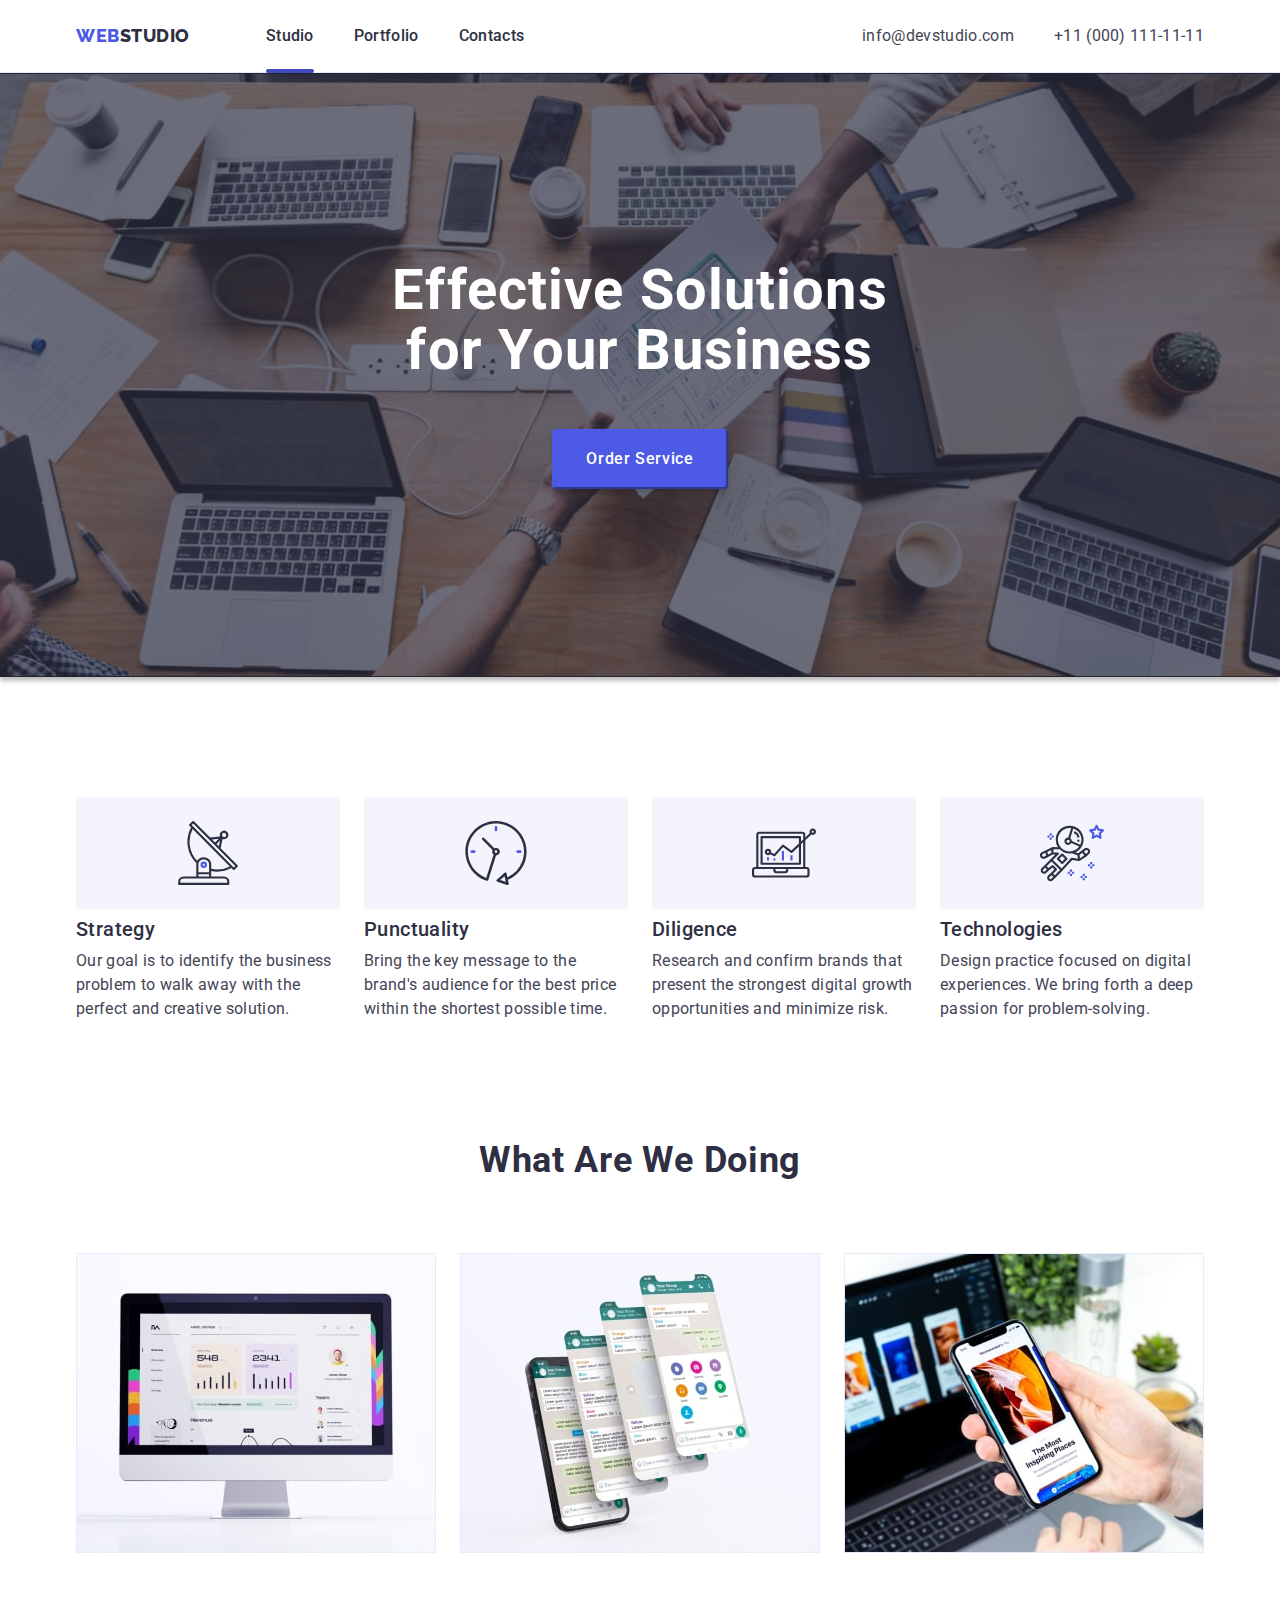
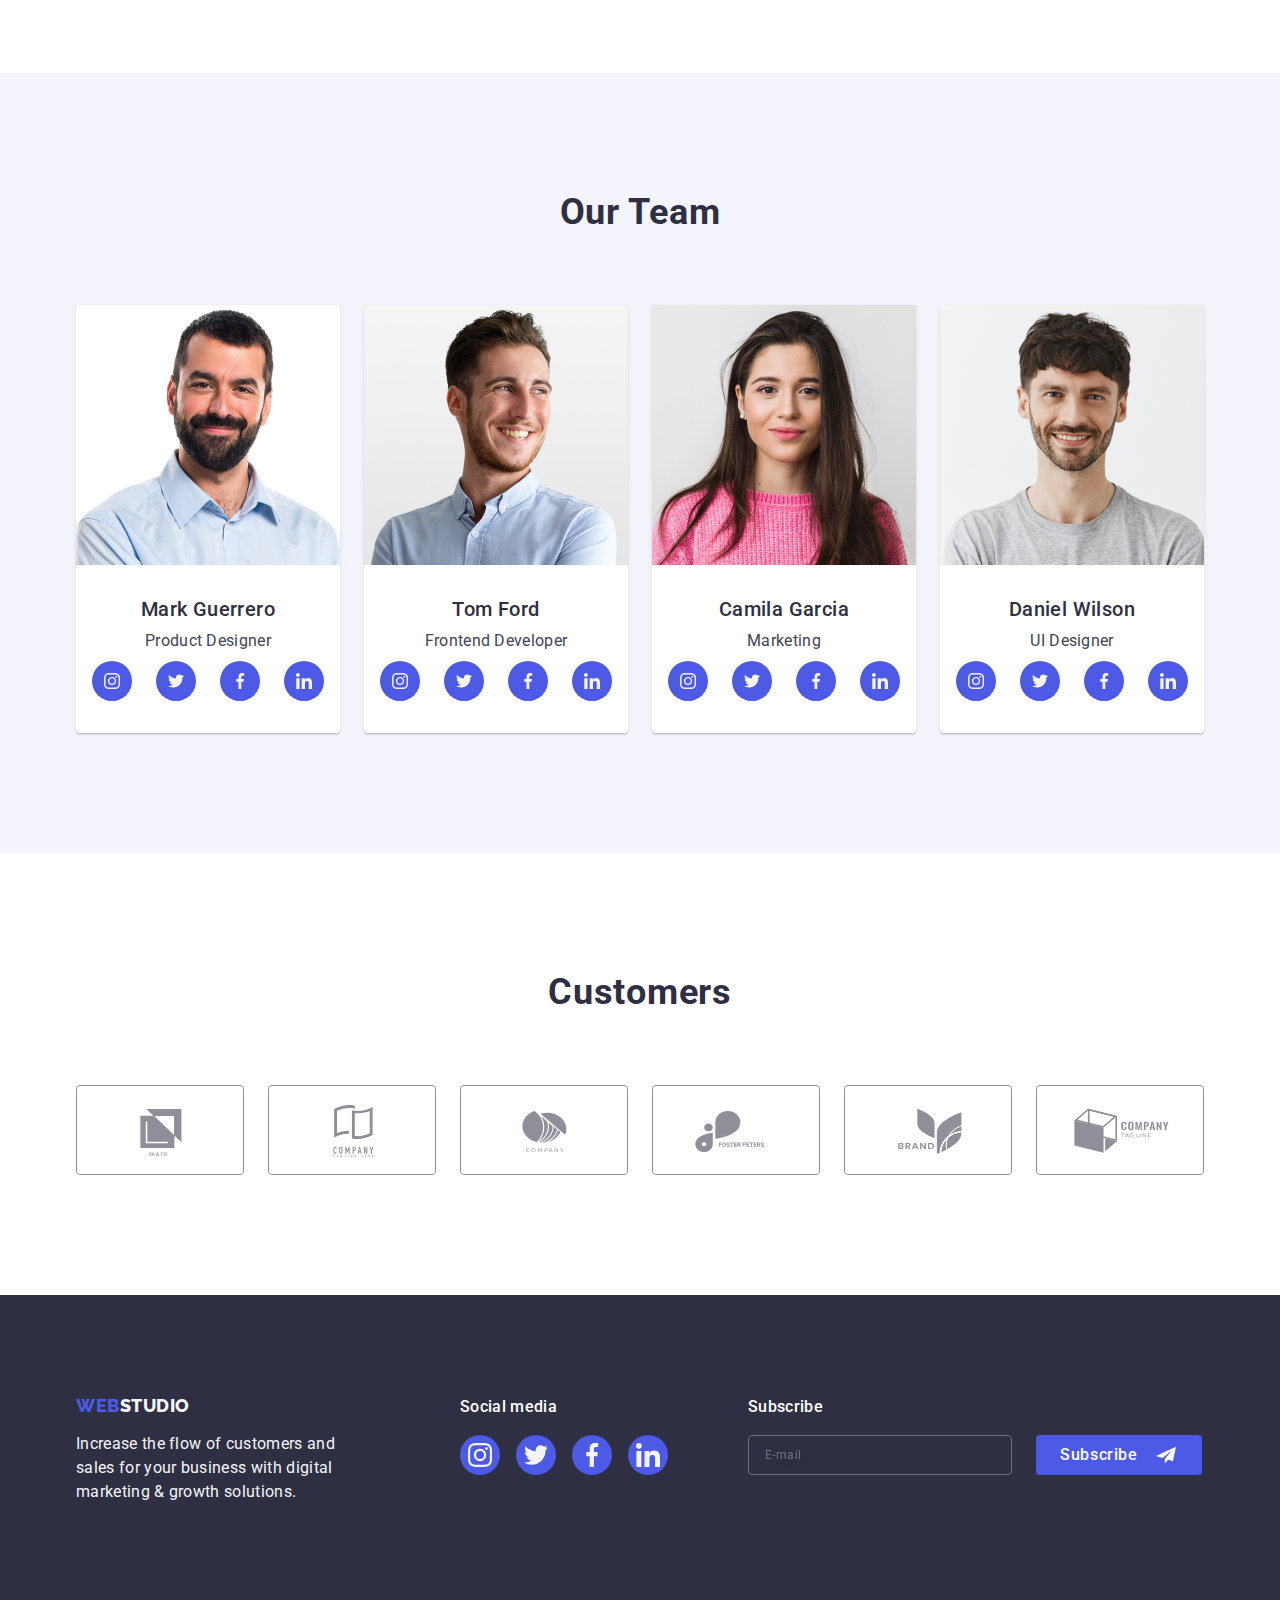
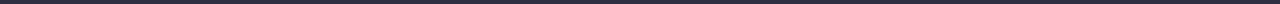
<file: index.html>
<!DOCTYPE html>
<html lang="en">
   <head>
      <meta charset="UTF-8" />
      <meta http-equiv="X-UA-Compatible" content="IE=edge" />
      <meta name="viewport" content="width=device-width, initial-scale=1.0" />

      <link
         rel="stylesheet"
         href="https://cdnjs.cloudflare.com/ajax/libs/modern-normalize/1.1.0/modern-normalize.css"
         integrity="sha512-Y0MM+V6ymRKN2zStTqzQ227DWhhp4Mzdo6gnlRnuaNCbc+YN/ZH0sBCLTM4M0oSy9c9VKiCvd4Jk44aCLrNS5Q=="
         crossorigin="anonymous"
         referrerpolicy="no-referrer"
      />

      <link rel="preconnect" href="https://fonts.googleapis.com" />
      <link rel="preconnect" href="https://fonts.gstatic.com" crossorigin />
      <link href="https://fonts.googleapis.com/css2?family=Raleway:wght@800&family=Roboto:wght@400;500;700;900&display=swap" rel="stylesheet" />
      <link rel="stylesheet" href="./css/styles.css" />
      <title>Webstudio</title>
   </head>
   <body>
      <!--Header part-->
      <header>
         <div class="container flex-container">
            <nav>
               <a class="logo link" href="./index.html">web<span class="logo-studio">Studio</span></a>
               <ul class="menu list">
                  <li class="menu-item"><a class="menu-item-link link current" href="./index.html">Studio</a></li>
                  <li class="menu-item"><a class="menu-item-link link" href="./portfolio.html">Portfolio</a></li>
                  <li class="menu-item"><a class="menu-item-link link" href="">Contacts</a></li>
               </ul>
            </nav>
            <address class="contacts">
               <ul class="contacts list">
                  <li class="contact-item"><a class="contact-item-link link" href="mailto:info@devstudio.com">info@devstudio.com</a></li>
                  <li class="contact-item"><a class="contact-item-link link" href="tel:+110001111111">+11 (000) 111-11-11</a></li>
               </ul>
            </address>
            <button type="button" class="mob-menu-btn" data-menu-open>
               <svg class="mob-menu-btn-icon">
                  <use href="./images/icons.svg#icon-mob-menu"></use>
               </svg>
            </button>
         </div>
         <div class="mob-menu-wrap is-hidden" data-menu>
            <div>
               <button type="button" class="btn mob-menu-close-btn" data-menu-close>
                  <svg class="close-btn-icon">
                     <use href="./images/icons.svg#icon-close-btn"></use>
                  </svg>
               </button>
               <ul class="mob-menu list">
                  <li class="mob-menu-item"><a class="mob-menu-item-link link" href="./index.html">Studio</a></li>
                  <li class="mob-menu-item"><a class="mob-menu-item-link link" href="./portfolio.html">Portfolio</a></li>
                  <li class="mob-menu-item"><a class="mob-menu-item-link link" href="">Contacts</a></li>
               </ul>
            </div>
            <div>
               <address class="mob-contacts-wrap">
                  <ul class="mob-contacts list">
                     <li class="mob-contact-item"><a class="mob-contact-item-link-tel link" href="tel:+110001111111">+11 (000) 111-11-11</a></li>
                     <li class="mob-contact-item">
                        <a class="mob-contact-item-link-mail link" href="mailto:info@devstudio.com">info@devstudio.com</a>
                     </li>
                  </ul>
               </address>
               <div class="mob-soc-container">
                  <ul class="list mob-soc-list">
                     <li class="mob-soc-item">
                        <a class="team-soc-link-mob" href="">
                           <svg class="mob-soc-icon">
                              <use href="./images/icons.svg#instagram-icon"></use>
                           </svg>
                        </a>
                     </li>
                     <li class="mob-soc-item">
                        <a class="team-soc-link-mob" href="">
                           <svg class="mob-soc-icon">
                              <use href="./images/icons.svg#twitter-icon"></use>
                           </svg>
                        </a>
                     </li>
                     <li class="mob-soc-item">
                        <a class="team-soc-link-mob" href="">
                           <svg class="mob-soc-icon">
                              <use href="./images/icons.svg#facebook-icon"></use>
                           </svg>
                        </a>
                     </li>
                     <li class="mob-soc-item">
                        <a class="team-soc-link-mob" href="">
                           <svg class="mob-soc-icon">
                              <use href="./images/icons.svg#linkedin-icon"></use>
                           </svg>
                        </a>
                     </li>
                  </ul>
               </div>
            </div>
         </div>
      </header>
      <!--Main part-->
      <main>
         <!--Hero part-->
         <section class="hero section">
            <div class="container hero-container">
               <h1 class="main-title">Effective Solutions for Your Business</h1>
               <button class="order-btn btn" type="button" data-modal-open><span class="order-btn-text">Order Service</span></button>
            </div>
         </section>
         <!--Features-->
         <section class="features">
            <div class="container features-container">
               <h2 class="visually-hidden">Main features</h2>
               <ul class="list features-list-icons">
                  <li class="features-list-icon">
                     <div class="feature-icon-box">
                        <svg class="feature-icon">
                           <use href="./images/icons.svg#icon-feature-1"></use>
                        </svg>
                     </div>
                  </li>
                  <li class="features-list-icon">
                     <div class="feature-icon-box">
                        <svg class="feature-icon">
                           <use href="./images/icons.svg#icon-feature-2"></use>
                        </svg>
                     </div>
                  </li>
                  <li class="features-list-icon">
                     <div class="feature-icon-box">
                        <svg class="feature-icon">
                           <use href="./images/icons.svg#icon-feature-3"></use>
                        </svg>
                     </div>
                  </li>
                  <li class="features-list-icon">
                     <div class="feature-icon-box">
                        <svg class="feature-icon">
                           <use href="./images/icons.svg#icon-feature-4"></use>
                        </svg>
                     </div>
                  </li>
               </ul>
               <ul class="list features-list">
                  <li class="features-list-item">
                     <h3 class="feature-title">Strategy</h3>
                     <p class="feature-text">Our goal is to identify the business problem to walk away with the perfect and creative solution.</p>
                  </li>
                  <li class="features-list-item">
                     <h3 class="feature-title">Punctuality</h3>
                     <p class="feature-text">Bring the key message to the brand's audience for the best price within the shortest possible time.</p>
                  </li>
                  <li class="features-list-item">
                     <h3 class="feature-title">Diligence</h3>
                     <p class="feature-text">
                        Research and confirm brands that present the strongest digital growth opportunities and minimize risk.
                     </p>
                  </li>
                  <li class="features-list-item">
                     <h3 class="feature-title">Technologies</h3>
                     <p class="feature-text">Design practice focused on digital experiences. We bring forth a deep passion for problem-solving.</p>
                  </li>
               </ul>
            </div>
         </section>
         <!--What are we doing-->
         <section class="doing">
            <div class="container doing-container">
               <h2 class="section-title">What are we doing</h2>
               <ul class="list doing-list">
                  <li class="doing-list-item">
                     <img src="./images/computer.jpg" alt="computer" width="360" height="300" />
                  </li>
                  <li class="doing-list-item">
                     <img src="./images/phone-1.jpg" alt="mobile app 1" width="360" height="300" />
                  </li>
                  <li class="doing-list-item">
                     <img src="./images/phone-2.jpg" alt="mobile app 2" width="360" height="300" />
                  </li>
               </ul>
            </div>
         </section>
         <!--Team members-->
         <section class="team">
            <div class="container team-container">
               <h2 class="section-title">Our Team</h2>
               <ul class="list team-list">
                  <li class="team-card">
                     <img
                        src="./images/mark_guerrero.jpg"
                        alt="team member 1"
                        srcset="./images/mark_guerrero.jpg 1x, ./images/mark_guerrero@2x.jpg 2x"
                        width="264"
                        height="260"
                     />
                     <div class="team-card-title">
                        <h3 class="team-member-title">Mark Guerrero</h3>
                        <p class="team-member-position">Product Designer</p>
                        <ul class="list team-soc-icons">
                           <li class="team-soc-item">
                              <a class="team-soc-link" href="">
                                 <svg class="team-soc-icon">
                                    <use href="./images/icons.svg#instagram-icon"></use>
                                 </svg>
                              </a>
                           </li>
                           <li class="team-soc-item">
                              <a class="team-soc-link" href="">
                                 <svg class="team-soc-icon">
                                    <use href="./images/icons.svg#twitter-icon"></use>
                                 </svg>
                              </a>
                           </li>
                           <li class="team-soc-item">
                              <a class="team-soc-link" href="">
                                 <svg class="team-soc-icon">
                                    <use href="./images/icons.svg#facebook-icon"></use>
                                 </svg>
                              </a>
                           </li>
                           <li class="team-soc-item">
                              <a class="team-soc-link" href="">
                                 <svg class="team-soc-icon">
                                    <use href="./images/icons.svg#linkedin-icon"></use>
                                 </svg>
                              </a>
                           </li>
                        </ul>
                     </div>
                  </li>
                  <li class="team-card">
                     <img
                        src="./images/tom_ford.jpg"
                        alt="team member 2"
                        srcset="./images/tom_ford.jpg 1x, ./images/tom_ford@2x.jpg 2x"
                        width="264"
                        height="260"
                     />
                     <div class="team-card-title">
                        <h3 class="team-member-title">Tom Ford</h3>
                        <p class="team-member-position">Frontend Developer</p>
                        <ul class="list team-soc-icons">
                           <li class="team-soc-item">
                              <a class="team-soc-link" href="">
                                 <svg class="team-soc-icon">
                                    <use href="./images/icons.svg#instagram-icon"></use>
                                 </svg>
                              </a>
                           </li>
                           <li class="team-soc-item">
                              <a class="team-soc-link" href="">
                                 <svg class="team-soc-icon">
                                    <use href="./images/icons.svg#twitter-icon"></use>
                                 </svg>
                              </a>
                           </li>
                           <li class="team-soc-item">
                              <a class="team-soc-link" href="">
                                 <svg class="team-soc-icon">
                                    <use href="./images/icons.svg#facebook-icon"></use>
                                 </svg>
                              </a>
                           </li>
                           <li class="team-soc-item">
                              <a class="team-soc-link" href="">
                                 <svg class="team-soc-icon">
                                    <use href="./images/icons.svg#linkedin-icon"></use>
                                 </svg>
                              </a>
                           </li>
                        </ul>
                     </div>
                  </li>
                  <li class="team-card">
                     <img
                        src="./images/camila_garcia.jpg"
                        alt="team member 3"
                        srcset="./images/camila_garcia.jpg 1x, ./images/camila_garcia@2x.jpg 2x"
                        width="264"
                        height="260"
                     />
                     <div class="team-card-title">
                        <h3 class="team-member-title">Camila Garcia</h3>
                        <p class="team-member-position">Marketing</p>
                        <ul class="list team-soc-icons">
                           <li class="team-soc-item">
                              <a class="team-soc-link" href="">
                                 <svg class="team-soc-icon">
                                    <use href="./images/icons.svg#instagram-icon"></use>
                                 </svg>
                              </a>
                           </li>
                           <li class="team-soc-item">
                              <a class="team-soc-link" href="">
                                 <svg class="team-soc-icon">
                                    <use href="./images/icons.svg#twitter-icon"></use>
                                 </svg>
                              </a>
                           </li>
                           <li class="team-soc-item">
                              <a class="team-soc-link" href="">
                                 <svg class="team-soc-icon">
                                    <use href="./images/icons.svg#facebook-icon"></use>
                                 </svg>
                              </a>
                           </li>
                           <li class="team-soc-item">
                              <a class="team-soc-link" href="">
                                 <svg class="team-soc-icon">
                                    <use href="./images/icons.svg#linkedin-icon"></use>
                                 </svg>
                              </a>
                           </li>
                        </ul>
                     </div>
                  </li>
                  <li class="team-card">
                     <img
                        src="./images/daniel_wilson.jpg"
                        alt="team member 4"
                        srcset="./images/daniel_wilson.jpg 1x, ./images/daniel_wilson@2x.jpg 2x"
                        width="264"
                        height="260"
                     />
                     <div class="team-card-title">
                        <h3 class="team-member-title">Daniel Wilson</h3>
                        <p class="team-member-position">UI Designer</p>
                        <ul class="list team-soc-icons">
                           <li class="team-soc-item">
                              <a class="team-soc-link" href="">
                                 <svg class="team-soc-icon">
                                    <use href="./images/icons.svg#instagram-icon"></use>
                                 </svg>
                              </a>
                           </li>
                           <li class="team-soc-item">
                              <a class="team-soc-link" href="">
                                 <svg class="team-soc-icon">
                                    <use href="./images/icons.svg#twitter-icon"></use>
                                 </svg>
                              </a>
                           </li>
                           <li class="team-soc-item">
                              <a class="team-soc-link" href="">
                                 <svg class="team-soc-icon">
                                    <use href="./images/icons.svg#facebook-icon"></use>
                                 </svg>
                              </a>
                           </li>
                           <li class="team-soc-item">
                              <a class="team-soc-link" href="">
                                 <svg class="team-soc-icon">
                                    <use href="./images/icons.svg#linkedin-icon"></use>
                                 </svg>
                              </a>
                           </li>
                        </ul>
                     </div>
                  </li>
               </ul>
            </div>
         </section>
         <!--Customers-->
         <section class="customers">
            <div class="container">
               <h2 class="section-title">Customers</h2>
               <ul class="list customers-list">
                  <li class="customers-list-item">
                     <a class="link customer-icon-box" href="">
                        <svg class="customer-icon">
                           <use href="./images/icons.svg#icon-customer-1"></use>
                        </svg>
                     </a>
                  </li>
                  <li class="customers-list-item">
                     <a class="link customer-icon-box" href="">
                        <svg class="customer-icon">
                           <use href="./images/icons.svg#icon-customer-2"></use>
                        </svg>
                     </a>
                  </li>
                  <li class="customers-list-item">
                     <a class="link customer-icon-box" href="">
                        <svg class="customer-icon">
                           <use href="./images/icons.svg#icon-customer-3"></use>
                        </svg>
                     </a>
                  </li>
                  <li class="customers-list-item">
                     <a class="link customer-icon-box" href="">
                        <svg class="customer-icon">
                           <use href="./images/icons.svg#icon-customer-4"></use>
                        </svg>
                     </a>
                  </li>
                  <li class="customers-list-item">
                     <a class="link customer-icon-box" href="">
                        <svg class="customer-icon">
                           <use href="./images/icons.svg#icon-customer-5"></use>
                        </svg>
                     </a>
                  </li>
                  <li class="customers-list-item">
                     <a class="link customer-icon-box" href="">
                        <svg class="customer-icon">
                           <use href="./images/icons.svg#icon-customer-6"></use>
                        </svg>
                     </a>
                  </li>
               </ul>
            </div>
         </section>
      </main>
      <!--Footer part-->
      <footer class="page-bottom">
         <div class="container bottom-container">
            <div>
               <a class="logo link" href="./index.html">web<span class="logo-studio bottom-logo-studio">Studio</span></a>
               <p class="bottom-text">Increase the flow of customers and sales for your business with digital marketing & growth solutions.</p>
            </div>
            <div class="bottom-soc-container">
               <p class="bottom-soc-title">Social media</p>
               <ul class="list bottom-soc-list">
                  <li class="bottom-soc-item">
                     <a class="team-soc-link-bottom" href="">
                        <svg class="bottom-soc-icon">
                           <use href="./images/icons.svg#instagram-icon"></use>
                        </svg>
                     </a>
                  </li>
                  <li class="bottom-soc-item">
                     <a class="team-soc-link-bottom" href="">
                        <svg class="bottom-soc-icon">
                           <use href="./images/icons.svg#twitter-icon"></use>
                        </svg>
                     </a>
                  </li>
                  <li class="bottom-soc-item">
                     <a class="team-soc-link-bottom" href="">
                        <svg class="bottom-soc-icon">
                           <use href="./images/icons.svg#facebook-icon"></use>
                        </svg>
                     </a>
                  </li>
                  <li class="bottom-soc-item">
                     <a class="team-soc-link-bottom" href="">
                        <svg class="bottom-soc-icon">
                           <use href="./images/icons.svg#linkedin-icon"></use>
                        </svg>
                     </a>
                  </li>
               </ul>
            </div>
            <div class="bottom-form">
               <p class="sub-btm-title">Subscribe</p>
               <form>
                  <div class="bottom-input-wrap">
                     <input type="email" name="user-email-subcribe" class="subscribe-input" placeholder="E-mail" />
                  </div>
                  <button type="submit" class="btn subscribe-btn">
                     Subscribe
                     <svg class="subscribe-icon">
                        <use href="./images/icons.svg#icon-subscribe"></use>
                     </svg>
                  </button>
               </form>
            </div>
         </div>
      </footer>
      <div class="backdrop is-hidden" data-modal>
         <div class="modal">
            <button type="button" class="btn modal-close-btn" data-modal-close>
               <svg class="close-btn-icon">
                  <use href="./images/icons.svg#icon-close-btn"></use>
               </svg>
            </button>
            <p class="modal-title">Leave your contacts and we will call you back</p>
            <form class="modal-form">
               <div class="modal-field">
                  <label for="user-name" class="input-label">Name</label>
                  <div class="input-wrap">
                     <input type="text" id="user-name" class="modal-input" name="user-name" required />
                     <svg class="modal-input-icon">
                        <use href="./images/icons.svg#icon-name"></use>
                     </svg>
                  </div>
               </div>
               <div class="modal-field">
                  <label for="user-phone" class="input-label">Phone</label>
                  <div class="input-wrap">
                     <input type="tel" id="user-phone" class="modal-input" name="user-phone" required />
                     <svg class="modal-input-icon">
                        <use href="./images/icons.svg#icon-phone"></use>
                     </svg>
                  </div>
               </div>
               <div class="modal-field">
                  <label for="user-email" class="input-label">Email</label>
                  <div class="input-wrap">
                     <input type="email" id="user-email" class="modal-input" name="user-email" required />
                     <svg class="modal-input-icon">
                        <use href="./images/icons.svg#icon-email"></use>
                     </svg>
                  </div>
               </div>
               <div class="modal-field">
                  <label for="user-comment" class="input-label">Comment</label>
                  <textarea name="user-comment" id="user-comment" class="modal-textarea" placeholder="Text input"></textarea>
               </div>
               <div class="modal-field">
                  <input type="checkbox" id="privacy" name="user-privacy" class="modal-checkbox visually-hidden" />
                  <label for="privacy" class="input-label check-text">
                     <span>
                        <svg class="check-icon">
                           <use href="./images/icons.svg#icon-check"></use>
                        </svg>
                     </span>
                     I accept the terms and conditions of the <a href="" class="modal-privacy-link">Privacy Policy</a></label
                  >
               </div>
               <button class="btn modal-submit-btn" type="submit">Send</button>
            </form>
         </div>
      </div>
      <script src="./js/modal.js"></script>
      <script src="./js/menu.js"></script>
   </body>
</html>
</file>
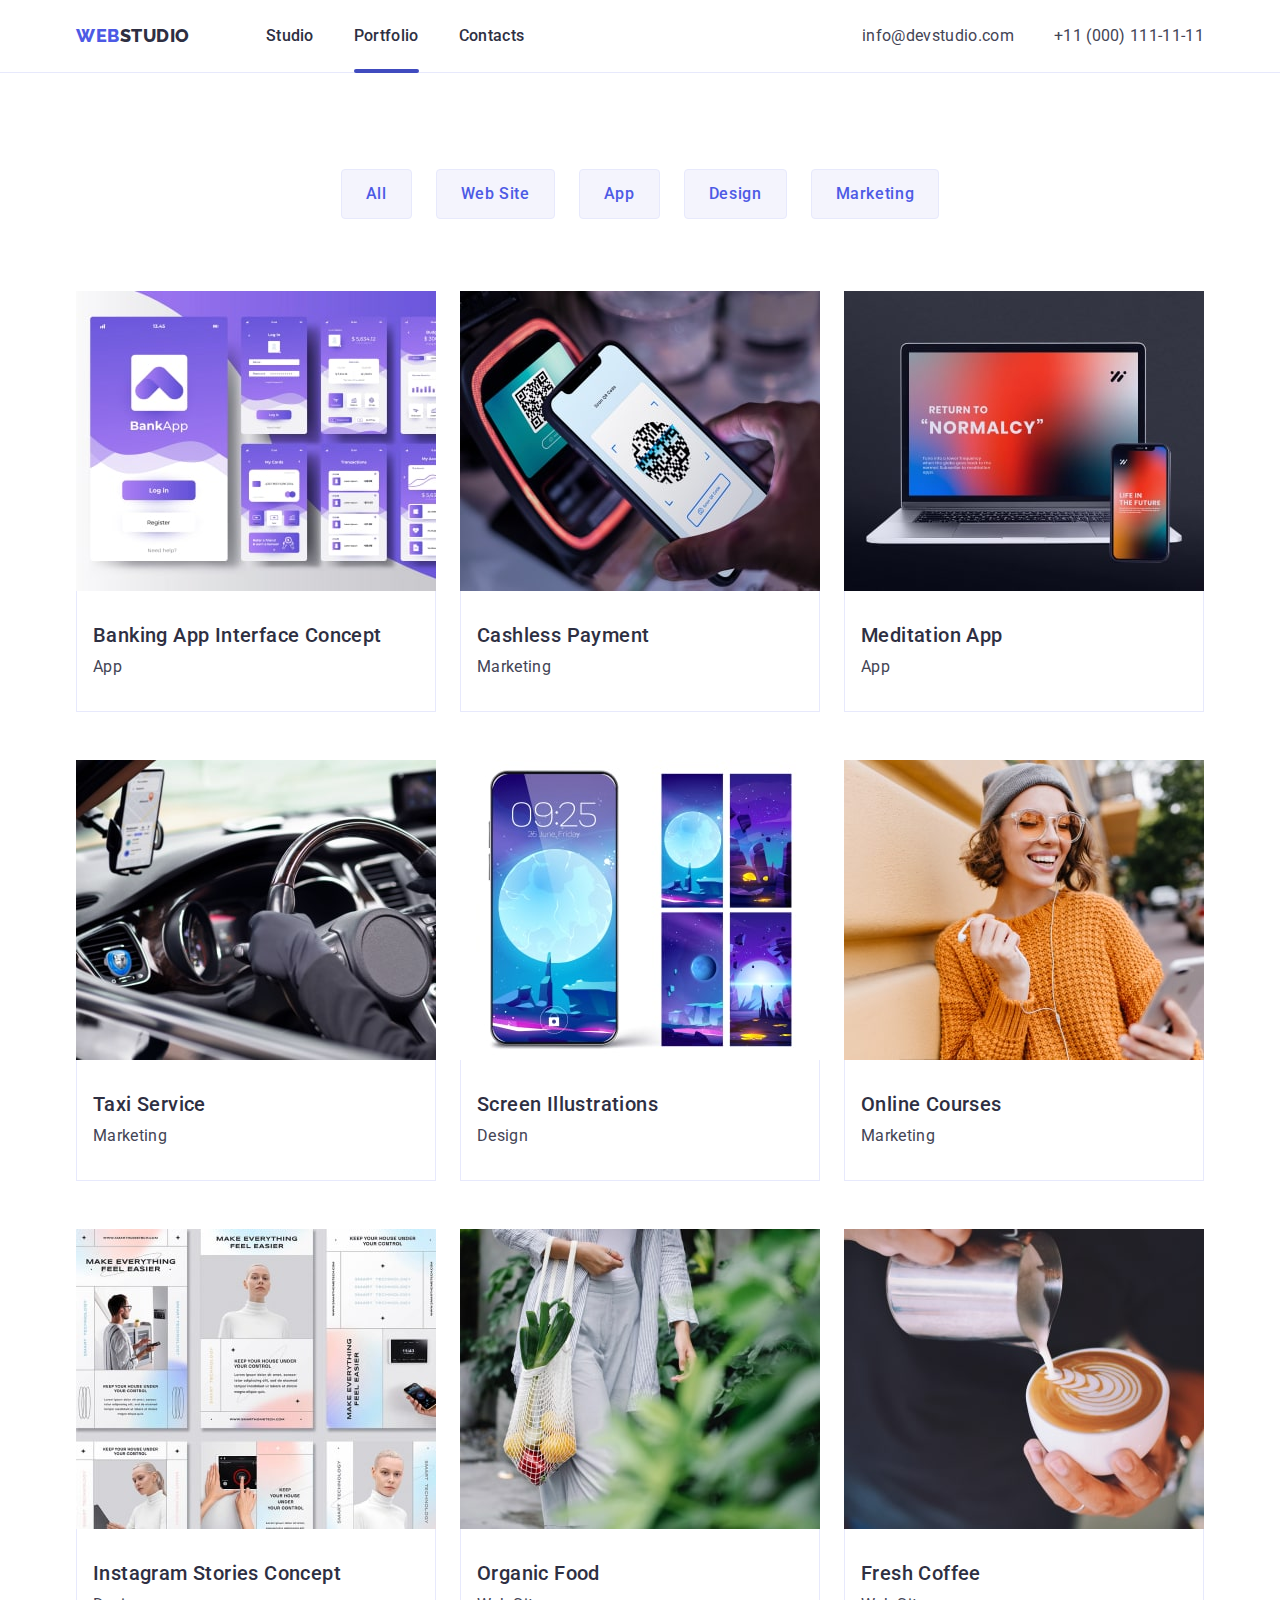
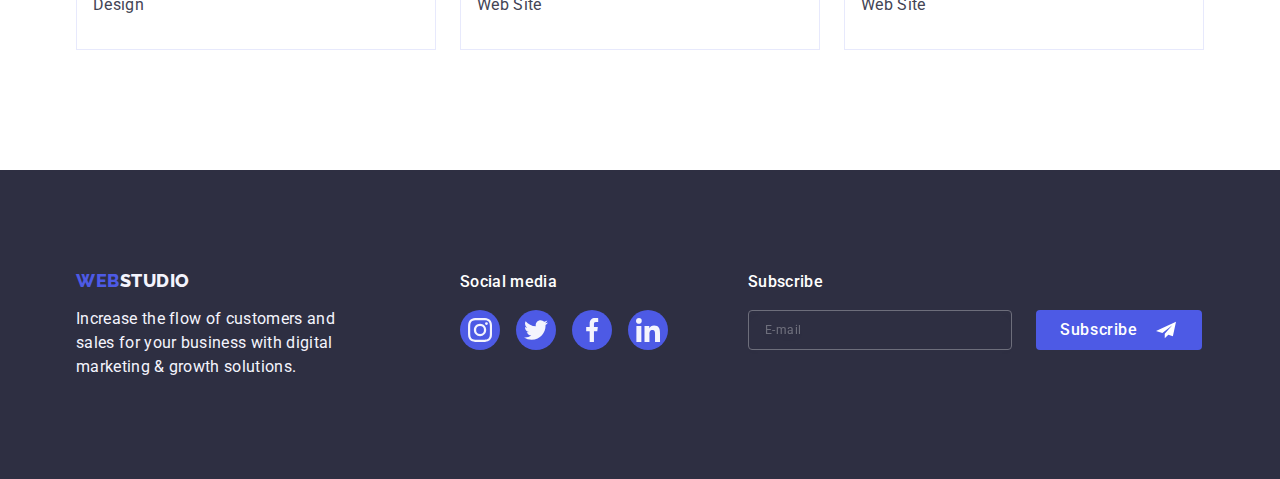
<file: portfolio.html>
<!DOCTYPE html>
<html lang="en">
   <head>
      <meta charset="UTF-8" />
      <meta http-equiv="X-UA-Compatible" content="IE=edge" />
      <meta name="viewport" content="width=device-width, initial-scale=1.0" />

      <link
         rel="stylesheet"
         href="https://cdnjs.cloudflare.com/ajax/libs/modern-normalize/1.1.0/modern-normalize.css"
         integrity="sha512-Y0MM+V6ymRKN2zStTqzQ227DWhhp4Mzdo6gnlRnuaNCbc+YN/ZH0sBCLTM4M0oSy9c9VKiCvd4Jk44aCLrNS5Q=="
         crossorigin="anonymous"
         referrerpolicy="no-referrer"
      />

      <link rel="preconnect" href="https://fonts.googleapis.com" />
      <link rel="preconnect" href="https://fonts.gstatic.com" crossorigin />
      <link href="https://fonts.googleapis.com/css2?family=Raleway:wght@800&family=Roboto:wght@400;500;700;900&display=swap" rel="stylesheet" />
      <link rel="stylesheet" href="./css/styles.css" />
      <title>Webstudio</title>
   </head>
   <body>
      <!--Header part-->
      <header>
         <div class="container flex-container">
            <nav>
               <a class="logo link" href="./index.html">web<span class="logo-studio">Studio</span></a>
               <ul class="menu list">
                  <li class="menu-item"><a class="menu-item-link link" href="./index.html">Studio</a></li>
                  <li class="menu-item"><a class="menu-item-link link current" href="./portfolio.html">Portfolio</a></li>
                  <li class="menu-item"><a class="menu-item-link link" href="">Contacts</a></li>
               </ul>
            </nav>
            <address>
               <ul class="contacts list">
                  <li class="contact-item"><a class="contact-item-link link" href="mailto:info@devstudio.com">info@devstudio.com</a></li>
                  <li class="contact-item"><a class="contact-item-link link" href="tel:+110001111111">+11 (000) 111-11-11</a></li>
               </ul>
            </address>
         </div>
      </header>
      <!--Main part-->
      <main>
         <section class="projects">
            <div class="container">
               <h1 class="visually-hidden">Portfolio</h1>

               <ul class="filters list">
                  <li class="filter">
                     <button class="filter-btn btn" type="button">All</button>
                  </li>
                  <li class="filter">
                     <button class="filter-btn btn" type="button">Web Site</button>
                  </li>
                  <li class="filter">
                     <button class="filter-btn btn" type="button">App</button>
                  </li>
                  <li class="filter">
                     <button class="filter-btn btn" type="button">Design</button>
                  </li>
                  <li class="filter">
                     <button class="filter-btn btn" type="button">Marketing</button>
                  </li>
               </ul>

               <ul class="list gallery">
                  <li class="gallery-item">
                     <a class="link gallery-item-link" href="">
                        <div class="gallery-box">
                           <img src="./images/portfolio-1.jpg" alt="" width="360" height="300" />
                           <p class="gallery-item-cover-text">
                              14 Stylish and User-Friendly App Design Concepts · Task Manager App · Calorie Tracker App · Exotic Fruit Ecommerce App ·
                              Cloud Storage App
                           </p>
                        </div>
                        <div class="gallery-item-title">
                           <h2 class="project-title">Banking App Interface Concept</h2>
                           <p class="project-product">App</p>
                        </div>
                     </a>
                  </li>
                  <li class="gallery-item">
                     <a class="link gallery-item-link" href="">
                        <div class="gallery-box">
                           <img src="./images/portfolio-2.jpg" alt="" width="360" height="300" />
                           <p class="gallery-item-cover-text">
                              14 Stylish and User-Friendly App Design Concepts · Task Manager App · Calorie Tracker App · Exotic Fruit Ecommerce App ·
                              Cloud Storage App
                           </p>
                        </div>
                        <div class="gallery-item-title">
                           <h2 class="project-title">Cashless Payment</h2>
                           <p class="project-product">Marketing</p>
                        </div>
                     </a>
                  </li>
                  <li class="gallery-item">
                     <a class="link gallery-item-link" href="">
                        <div class="gallery-box">
                           <img src="./images/portfolio-3.jpg" alt="" width="360" height="300" />
                           <p class="gallery-item-cover-text">
                              14 Stylish and User-Friendly App Design Concepts · Task Manager App · Calorie Tracker App · Exotic Fruit Ecommerce App ·
                              Cloud Storage App
                           </p>
                        </div>
                        <div class="gallery-item-title">
                           <h2 class="project-title">Meditation App</h2>
                           <p class="project-product">App</p>
                        </div>
                     </a>
                  </li>
                  <li class="gallery-item">
                     <a class="link gallery-item-link" href="">
                        <div class="gallery-box">
                           <img src="./images/portfolio-4.jpg" alt="" width="360" height="300" />
                           <p class="gallery-item-cover-text">
                              14 Stylish and User-Friendly App Design Concepts · Task Manager App · Calorie Tracker App · Exotic Fruit Ecommerce App ·
                              Cloud Storage App
                           </p>
                        </div>
                        <div class="gallery-item-title">
                           <h2 class="project-title">Taxi Service</h2>
                           <p class="project-product">Marketing</p>
                        </div>
                     </a>
                  </li>
                  <li class="gallery-item">
                     <a class="link gallery-item-link" href="">
                        <div class="gallery-box">
                           <img src="./images/portfolio-5.jpg" alt="" width="360" height="300" />
                           <p class="gallery-item-cover-text">
                              14 Stylish and User-Friendly App Design Concepts · Task Manager App · Calorie Tracker App · Exotic Fruit Ecommerce App ·
                              Cloud Storage App
                           </p>
                        </div>
                        <div class="gallery-item-title">
                           <h2 class="project-title">Screen Illustrations</h2>
                           <p class="project-product">Design</p>
                        </div>
                     </a>
                  </li>
                  <li class="gallery-item">
                     <a class="link gallery-item-link" href="">
                        <div class="gallery-box">
                           <img src="./images/portfolio-6.jpg" alt="" width="360" height="300" />
                           <p class="gallery-item-cover-text">
                              14 Stylish and User-Friendly App Design Concepts · Task Manager App · Calorie Tracker App · Exotic Fruit Ecommerce App ·
                              Cloud Storage App
                           </p>
                        </div>
                        <div class="gallery-item-title">
                           <h2 class="project-title">Online Courses</h2>
                           <p class="project-product">Marketing</p>
                        </div>
                     </a>
                  </li>
                  <li class="gallery-item">
                     <a class="link gallery-item-link" href="">
                        <div class="gallery-box">
                           <img src="./images/portfolio-7.jpg" alt="" width="360" height="300" />
                           <p class="gallery-item-cover-text">
                              14 Stylish and User-Friendly App Design Concepts · Task Manager App · Calorie Tracker App · Exotic Fruit Ecommerce App ·
                              Cloud Storage App
                           </p>
                        </div>
                        <div class="gallery-item-title">
                           <h2 class="project-title">Instagram Stories Concept</h2>
                           <p class="project-product">Design</p>
                        </div>
                     </a>
                  </li>
                  <li class="gallery-item">
                     <a class="link gallery-item-link" href="">
                        <div class="gallery-box">
                           <img src="./images/portfolio-8.jpg" alt="" width="360" height="300" />
                           <p class="gallery-item-cover-text">
                              14 Stylish and User-Friendly App Design Concepts · Task Manager App · Calorie Tracker App · Exotic Fruit Ecommerce App ·
                              Cloud Storage App
                           </p>
                        </div>
                        <div class="gallery-item-title">
                           <h2 class="project-title">Organic Food</h2>
                           <p class="project-product">Web Site</p>
                        </div>
                     </a>
                  </li>
                  <li class="gallery-item">
                     <a class="link gallery-item-link" href="">
                        <div class="gallery-box">
                           <img src="./images/portfolio-9.jpg" alt="" width="360" height="300" />
                           <p class="gallery-item-cover-text">
                              14 Stylish and User-Friendly App Design Concepts · Task Manager App · Calorie Tracker App · Exotic Fruit Ecommerce App ·
                              Cloud Storage App
                           </p>
                        </div>
                        <div class="gallery-item-title">
                           <h2 class="project-title">Fresh Coffee</h2>
                           <p class="project-product">Web Site</p>
                        </div>
                     </a>
                  </li>
               </ul>
            </div>
         </section>
      </main>
      <!--Footer part-->
      <footer class="page-bottom">
         <div class="container bottom-container">
            <div>
               <a class="logo link" href="./index.html">web<span class="logo-studio bottom-logo-studio">Studio</span></a>
               <p class="bottom-text">Increase the flow of customers and sales for your business with digital marketing & growth solutions.</p>
            </div>
            <div class="bottom-soc-container">
               <p class="bottom-soc-title">Social media</p>
               <ul class="list bottom-soc-list">
                  <li class="bottom-soc-item">
                     <a class="team-soc-link-bottom" href="">
                        <svg class="bottom-soc-icon">
                           <use href="./images/icons.svg#instagram-icon"></use>
                        </svg>
                     </a>
                  </li>
                  <li class="bottom-soc-item">
                     <a class="team-soc-link-bottom" href="">
                        <svg class="bottom-soc-icon">
                           <use href="./images/icons.svg#twitter-icon"></use>
                        </svg>
                     </a>
                  </li>
                  <li class="bottom-soc-item">
                     <a class="team-soc-link-bottom" href="">
                        <svg class="bottom-soc-icon">
                           <use href="./images/icons.svg#facebook-icon"></use>
                        </svg>
                     </a>
                  </li>
                  <li class="bottom-soc-item">
                     <a class="team-soc-link-bottom" href="">
                        <svg class="bottom-soc-icon">
                           <use href="./images/icons.svg#linkedin-icon"></use>
                        </svg>
                     </a>
                  </li>
               </ul>
            </div>
            <div class="bottom-form">
               <p class="sub-btm-title">Subscribe</p>
               <form>
                  <div class="bottom-input-wrap">
                     <input type="email" name="user-email-subcribe" class="subscribe-input" placeholder="E-mail" />
                  </div>
                  <button type="submit" class="btn subscribe-btn">
                     Subscribe
                     <svg class="subscribe-icon">
                        <use href="./images/icons.svg#icon-subscribe"></use>
                     </svg>
                  </button>
               </form>
            </div>
         </div>
      </footer>
   </body>
</html>
</file>
<file: css/styles.css>
:root {
   --primary-brand: #4d5ae5; /*--IRIS--*/
   --pressed-state: #404bbf; /*--OCEAN--*/
   --dark: #2e2f42; /*--NAVYBLUE--*/
   --success: ##31d0aa; /*--GREEN--*/
   --text: #434455; /*--SLATE--*/
   --subtle-text: #8e8f99; /*--LIGHT SLATE--*/
   --accent: #e7e9fc; /*--CORNFLOWWER--*/
   --light: #f4f4fd; /*--CLOUD--*/
   --modal-overlay: rgba(46, 47, 66, 0.4); /*--NAVY BLUE MODAL--*/
   --hero-background: #2e2f42; /*--GREY--*/
   --tra-time: 250ms;
   --tra-func: cubic-bezier(0.4, 0, 0.2, 1);
}

/*transition: box-shadow var(--tra-time) var(--tra-func)*/

h1,
h2,
h3,
h4,
h5,
h6,
p,
ul {
   margin: 0;
   padding: 0;
}

img {
   display: block;
}

body {
   font-family: "Roboto", sans-serif;
   color: var(--text);
}

.visually-hidden {
   position: absolute;
   width: 1px;
   height: 1px;
   margin: -1px;
   border: 0;
   padding: 0;
   white-space: nowrap;
   clip-path: inset(100%);
   clip: rect(0 0 0 0);
   overflow: hidden;
}

/*=====================================CONTAINER=========================================*/
.container {
   width: 100%;
   padding-left: 16px;
   padding-right: 16px;
   margin: 0 auto;
}

.list {
   list-style: none;
}

.link {
   text-decoration: none;
}

.logo {
   font-family: "Raleway", sans-serif;
   font-weight: 800;
   font-size: 18px;
   line-height: 1.17;
   letter-spacing: 0.03em;
   text-transform: uppercase;
   color: var(--primary-brand);
   /*margin-right: 76px;*/
}

.logo-studio {
   color: var(--dark);
}

.section-title {
   font-style: normal;
   font-weight: 700;
   font-size: 36px;
   line-height: 1.11;
   text-align: center;
   letter-spacing: 0.02em;
   text-transform: capitalize;
   color: var(--dark);
   margin-bottom: 72px;
}

.btn {
   cursor: pointer;
   display: block;
   transition: background-color var(--tra-time) var(--tra-func);
}

.btn:hover,
.btn:focus {
   background-color: var(--pressed-state);
}

.btn:active {
   background-color: var(--pressed-state);
}

/*-------just for me------*/
/*ul {
   display: flex;
   max-width: 1128px;
   flex-wrap: wrap;
   justify-content: space-between;
}*/

/*=======================HEADER=======================*/

.menu {
   display: none;
}

nav {
   display: flex;
   align-items: center;
}

.flex-container {
   display: flex;
   padding-top: 24px;
   padding-bottom: 24px;
   align-items: center;
   justify-content: space-between;
}

header {
   border-bottom: 1px solid var(--accent);
}

/*.menu-item {
   font-weight: 500;
   font-size: 16px;
   line-height: 1.5;
   letter-spacing: 0.02em;
   text-decoration: none;
}

.menu-item:not(:last-child) {
   margin-right: 40px;
}

.menu-item-link {
   color: var(--dark);
   transition: color var(--tra-time) var(--tra-func);
   position: relative;
}*/

/*ADD AFTER FOR BOTTOM LINE*/
/*.current.menu-item-link::after {
   content: "";
   position: absolute;
   top: 43px;
   left: 0;
   width: 100%;
   height: 4px;
   border-radius: 2px;
   background-color: var(--pressed-state);
}*/

/*.menu-item-link:hover,
.menu-item-link:focus {
   color: var(--pressed-state);
   border-bottom: var(--primary-brand);
}*/

.contacts {
   display: none;
}

.mob-menu-btn {
   padding: 0;
   border: none;
   background-color: transparent;
}

.mob-menu-btn-icon {
   fill: var(--dark);
   width: 32px;
   height: 22px;
}

.mob-menu-wrap {
   position: fixed;
   top: 0;
   display: flex;
   flex-direction: column;
   justify-content: space-between;
   padding: 24px 24px 40px 40px;
   width: 100%;
   height: 100%;
   background-color: #ffffff;
   z-index: 1;
   overflow: auto;
}

.mob-menu-close-btn {
   display: flex;
   justify-content: center;
   align-items: center;
   margin-left: auto;
   width: 24px;
   height: 24px;
   border-radius: 50%;
   padding-left: 7px;
   padding-right: 7px;
   box-sizing: border-box;
   border: 1px solid rgba(0, 0, 0, 0.1);
   background-color: #ffffff;
   margin-bottom: 32px;
}

.mob-menu-close-btn:focus .close-btn-icon {
   fill: #ffffff;
}

.mob-menu-item {
   font-weight: 700;
   font-size: 36px;
   line-height: 1.11;
   letter-spacing: 0.02em;
}

.mob-menu-item-link {
   color: var(--dark);
   transition: color var(--tra-time) var(--tra-func);
}

.mob-menu-item-link:focus {
   color: var(--pressed-state);
}

.mob-menu-item:not(:last-child) {
   margin-bottom: 40px;
}

.mob-contact-item:not(:last-child) {
   margin-bottom: 40px;
}

.mob-contact-item-link-tel {
   font-style: normal;
   font-weight: 700;
   font-size: 36px;
   line-height: 1.11;
   letter-spacing: 0.02em;
   color: var(--primary-brand);
}

.mob-contact-item-link-mail {
   font-style: normal;
   font-weight: 500;
   font-size: 20px;
   line-height: 1.2;
   letter-spacing: 0.02em;
   color: var(--text);
}

.mob-soc-container {
   max-width: 328px;
   margin-top: 48px;
}

.mob-soc-list {
   display: flex;
   justify-content: space-between;
}

.team-soc-link-mob {
   display: flex;
   justify-content: center;
   align-items: center;
   width: 40px;
   height: 40px;
   border-radius: 50%;
   background-color: var(--primary-brand);
   /*background-color: rgba(255, 255, 255, 0.1);*/
   transition: background-color var(--tra-time) var(--tra-func);
}

.mob-soc-icon {
   width: 24px;
   height: 24px;
   fill: var(--light);
}

/*.contact-item-link {
   font-weight: 400;
   font-size: 16px;
   line-height: 1.5;
   letter-spacing: 0.02em;
   color: var(--text);
   transition: color var(--tra-time) var(--tra-func);
}

.contact-item-link:hover,
.contact-item-link:focus {
   color: var(--pressed-state);
}

.contact-item:not(:last-child) {
   margin-right: 40px;
}*/

/*=======================MAIN=======================*/
/*=======================**HERO**=======================*/

.hero {
   background-color: var(--hero-background);
   padding-top: 112px;
   padding-bottom: 112px;
   background-image: linear-gradient(rgba(46, 47, 66, 0.7), rgba(46, 47, 66, 0.7)), url(../images/mob-hero-bg.jpg);
   background-repeat: no-repeat;
   background-position: 50% 50%;
   background-size: cover;
   max-width: 428px;
   margin: 0 auto;
   box-shadow: 0px 4px 4px rgba(0, 0, 0, 0.25);
}

@media (min-device-pixel-ratio: 2), (min-resolution: 192dpi), (min-resolution: 2dppx) {
   .hero {
      background-image: linear-gradient(rgba(46, 47, 66, 0.7), rgba(46, 47, 66, 0.7)), url(../images/mob-hero-bg@2x.jpg);
   }
}

/*.hero-container {
   background-image: linear-gradient(rgba(46, 47, 66, 0.7), rgba(46, 47, 66, 0.7)), url(../images/hero-bg.jpg);
   background-repeat: no-repeat;
   background-position: 50% 50%;
   background-size: cover;
}*/

.main-title {
   font-style: normal;
   font-weight: 700;
   font-size: 36px;
   line-height: 1.11;
   text-align: center;
   letter-spacing: 0.02em;
   color: #ffffff;
   margin-bottom: 72px;
   max-width: 320px;
   margin-left: auto;
   margin-right: auto;
}

.order-btn {
   font-family: inherit;
   font-weight: 500;
   font-size: 16px;
   line-height: 1.5;
   letter-spacing: 0.04em;
   color: #ffffff;
   padding: 16px 32px;
   background-color: var(--primary-brand);
   border-radius: 4px;
   border-color: var(--primary-brand);
   box-shadow: 0px 4px 4px rgba(0, 0, 0, 0.15);
   display: block;
   margin-left: auto;
   margin-right: auto;
}

.order-btn-text {
}

/*=======================**Features**=======================*/

.features {
   padding-top: 96px;
   padding-bottom: 96px;
}

.features-container {
}

.features-list {
   /*display: flex;
   gap: 24px;*/
}

.feature-title {
   font-style: normal;
   font-weight: 700;
   font-size: 36px;
   line-height: 1.11;
   letter-spacing: 0.02em;
   color: var(--dark);
   margin-bottom: 8px;
   text-align: center;
}

.feature-text {
   font-size: 16px;
   line-height: 1.5;
   letter-spacing: 0.02em;
   color: #434455;
}

.features-list-item
/*.features-list-icon*/ {
   width: 100%;
}

.features-list-item:not(:last-child) {
   margin-bottom: 72px;
}

.features-list-icon {
}

.feature-icon-box {
   background-color: var(--light);
   padding-top: 24px;
   padding-bottom: 24px;
   width: 100%;
   display: flex;
   justify-content: center;
   align-items: center;
   border-radius: 4px;
   margin-bottom: 8px;
}

.features-list-icons {
   display: none;
}

.feature-icon {
   width: 64px;
   height: 64px;
}

/*=======================**What are we doing**=======================*/

/*.doing {
   padding-bottom: 120px;
}

.doing-container {
   
}

.doing-title {
   margin: 72px;
}

.doing-list {
   display: flex;
   gap: 24px;
}

.doing-list-item {
   width: calc((100% - 2 * 24px) / 3);
}*/

/*=======================**TEAM MEMBERS**=======================*/
.team {
   background-color: var(--light);
   padding-top: 96px;
   padding-bottom: 96px;
}

.team-member-title {
   font-style: normal;
   font-weight: 500;
   font-size: 20px;
   line-height: 1.2;
   letter-spacing: 0.02em;
   color: var(--dark);
   margin-bottom: 8px;
   /*margin-top: 32px;*/
}

.team-member-position {
   font-size: 16px;
   line-height: 1.5;
   letter-spacing: 0.02em;
   color: var(--text);
   margin-bottom: 8px;
}

.team-card-title {
   padding-top: 32px;
   padding-bottom: 32px;
   padding-left: 16px;
   padding-right: 16px;
}

.team-container {
   /*padding-top: 120px;
   padding-bottom: 120px;*/
}

.team-list {
   display: flex;
   flex-direction: column;
   align-items: center;
   gap: 72px;
}

.team-card {
   background-color: #ffffff;
   text-align: center;
   border-radius: 0px 0px 4px 4px;
   box-shadow: 0px 1px 6px rgba(46, 47, 66, 0.08), 0px 1px 1px rgba(46, 47, 66, 0.16), 0px 2px 1px rgba(46, 47, 66, 0.08);
}

.team-soc-icons {
   display: flex;
   gap: 24px;
}

.team-soc-link {
   display: flex;
   justify-content: center;
   align-items: center;
   width: 40px;
   height: 40px;
   border-radius: 50%;
   background-color: var(--primary-brand);
   transition: background-color var(--tra-time) var(--tra-func);
}

.team-soc-icon {
   width: 16px;
   height: 16px;
   fill: var(--light);
}

/*.team-soc-item {
   width: 40px;
   height: 40px;
   border-radius: 50%;
   background-color: var(--primary-brand);
   padding: 12px;
   cursor: pointer;
}*/

.team-soc-link:hover,
.team-soc-link:focus {
   background-color: var(--pressed-state);
}

/*=======================CUSTOMERS=======================*/

.customers {
   padding-top: 96px;
   padding-bottom: 96px;
}

.customers-list {
   display: flex;
   flex-wrap: wrap;
   justify-content: center;
   gap: 72px 16px;
}

.customer-icon {
   width: 104px;
   height: 56px;
   transition: fill var(--tra-time) var(--tra-func);
}

.customer-icon-box {
   display: flex;
   justify-content: center;
   align-items: center;
   padding-top: 16px;
   padding-bottom: 16px;
   border: 1px solid var(--subtle-text);
   border-radius: 4px;
   width: 190px;
   fill: var(--subtle-text);
   transition: border var(--tra-time) var(--tra-func);
}

.customers-list-item {
}

.customer-icon-box:hover,
.customer-icon-box:focus {
   border: 1px solid var(--pressed-state);
}

.customer-icon-box:hover .customer-icon,
.customer-icon-box:focus .customer-icon {
   fill: var(--pressed-state);
}

/*=======================FOOTER=======================*/

.page-bottom {
   background-color: var(--dark);
   padding-top: 96px;
   padding-bottom: 96px;
}

.bottom-container {
   display: flex;
   flex-wrap: wrap;
   justify-content: center;
   gap: 72px;
}

.bottom-container div {
   text-align: center;
}

.bottom-text {
   font-size: 16px;
   line-height: 1.5;
   letter-spacing: 0.02em;
   color: var(--light);
   margin-top: 16px;
   max-width: 264px;
   text-align: left;
}

.bottom-logo-studio {
   color: var(--light);
}

.bottom-soc-container {
}

.bottom-soc-title {
   margin-bottom: 16px;
   /*font-family: "Roboto", sans-serif;*/
   font-weight: 500;
   font-size: 16px;
   line-height: 1.5;
   /* identical to box height, or 150% */
   letter-spacing: 0.02em;
   color: #ffffff;
}

.bottom-soc-list {
   display: flex;
   gap: 16px;
}

/*.bottom-soc-item {
   padding: 8px;
   width: 40px;
   height: 40px;
   border-radius: 50%;
   background-color: rgba(255, 255, 255, 0.1);
   cursor: pointer;
}*/

.team-soc-link-bottom {
   display: flex;
   justify-content: center;
   align-items: center;
   width: 40px;
   height: 40px;
   border-radius: 50%;
   background-color: var(--primary-brand);
   /*background-color: rgba(255, 255, 255, 0.1);*/
   transition: background-color var(--tra-time) var(--tra-func);
}

.bottom-soc-icon {
   width: 24px;
   height: 24px;
   fill: var(--light);
}

.team-soc-link-bottom:hover,
.team-soc-link-bottom:focus {
   background-color: #31d0aa;
}

.bottom-form {
   width: 100%;
}

.bottom-form form {
   margin-top: 16px;
}

.subscribe-icon {
   width: 24px;
   height: 20px;
   margin-left: 16px;
   fill: #ffffff;
}

/*.subscribe-btn-text {
   font-weight: 500;
   font-size: 16px;
   line-height: 1.5;
   letter-spacing: 0.04em;
   color: #ffffff;
}*/

.subscribe-btn {
   display: flex;
   align-items: center;
   padding: 8px 24px 8px 24px;
   background: #4d5ae5;
   border-radius: 4px;
   margin-left: auto;
   margin-right: auto;
   border: none;
   font-weight: 500;
   font-size: 16px;
   line-height: 1.5;
   letter-spacing: 0.04em;
   color: #ffffff;
}

.sub-btm-title {
   font-weight: 500;
   font-size: 16px;
   line-height: 1.5;
   letter-spacing: 0.02em;
   color: #ffffff;
}

.bottom-input-wrap {
   width: 100%;
   margin-bottom: 16px;
}

.subscribe-input {
   width: 100%;
   height: 40px;
   background-color: transparent;
   border: 1px solid #ffffff;
   opacity: 0.3;
   filter: drop-shadow(0px 4px 4px rgba(0, 0, 0, 0.15));
   border-radius: 4px;
   outline: none;
   font-style: normal;
   font-weight: 400;
   font-size: 12px;
   line-height: 2;
   letter-spacing: 0.04em;
   color: #ffffff;
   padding-left: 16px;
   transition: border 250ms cubic-bezier(0.4, 0, 0.2, 1);
}

.subscribe-input::placeholder {
   color: #ffffff;
}

.subscribe-input:focus {
   border: 1px solid #4d5ae5;
}

/*<<<===-------------------------Portfolio---------------------------===>>>*/
/*=======================Main=======================*/
/*=======================Filters=======================*/
.filter-btn {
   font-family: inherit;
   /*width: 116px;
   height: 48px;*/
   background-color: var(--light);
   border: 1px solid var(--accent);
   border-radius: 4px;
   color: var(--primary-brand);
   font-weight: 500;
   font-size: 16px;
   line-height: 1.5;
   letter-spacing: 0.04em;
   padding: 12px 24px;
   transition: all var(--tra-time) var(--tra-func);
}

.filter-btn:hover,
.filter-btn:focus {
   color: #ffffff;
   border: 1px solid var(--pressed-state);
   box-shadow: 0px 3px 1px rgba(0, 0, 0, 0.1), 0px 2px 1px rgba(0, 0, 0, 0.08), 0px 2px 2px rgba(0, 0, 0, 0.12);
}

.filters {
   display: flex;
   justify-content: center;
   gap: 24px;
   /*margin-top: 96px;*/
   margin-bottom: 72px;
}

/*.filter:not(:last-child) {
   margin-right: 24px;
}*/

/*=======================Projects=======================*/

.project-title {
   font-style: normal;
   font-weight: 500;
   font-size: 20px;
   line-height: 1.2;
   letter-spacing: 0.02em;
   color: var(--dark);
   margin-bottom: 8px;
}

.project-product {
   font-size: 16px;
   line-height: 1.5;
   letter-spacing: 0.02em;
   color: var(--text);
}

.gallery {
   display: flex;
   flex-wrap: wrap;
   /*margin-bottom: 120px;*/
   gap: 48px 24px;
   /*justify-content: space-between;*/
}

.gallery-item-link {
   display: block;
   transition: box-shadow var(--tra-time) var(--tra-func);
}

.gallery-item-link:hover,
.gallery-item-link:focus {
   box-shadow: 0px 1px 6px rgba(46, 47, 66, 0.08), 0px 1px 1px rgba(46, 47, 66, 0.16), 0px 2px 1px rgba(46, 47, 66, 0.08);
}

.gallery-item {
   width: calc((100% - 2 * 24px) / 3);
}

.gallery-item:hover .gallery-item-cover-text {
   transform: translateY(0%);
}

.gallery-item-title {
   border-bottom: 1px solid var(--accent);
   border-left: 1px solid var(--accent);
   border-right: 1px solid var(--accent);
   padding-top: 32px;
   padding-left: 16px;
   padding-bottom: 32px;
}

.projects {
   padding-top: 96px;
   padding-bottom: 120px;
}

/*=======================Projects-cover=======================*/

.gallery-box {
   position: relative;
   overflow: hidden;
}

.gallery-item-cover-text {
   position: absolute;
   top: 0;
   background-color: var(--primary-brand);
   padding-top: 40px;
   padding-left: 32px;
   padding-right: 32px;
   font-weight: 400;
   font-size: 16px;
   line-height: 1.5;
   letter-spacing: 0.02em;
   color: var(--light);
   height: 100%;
   transform: translateY(100%);
   transition: transform 250ms cubic-bezier(0.4, 0, 0.2, 1);
}

/*=======================backdrop-modal=======================*/

.backdrop {
   position: fixed;
   top: 0;
   width: 100%;
   height: 100%;
   background-color: var(--modal-overlay);
   transition: visibility 250ms cubic-bezier(0.4, 0, 0.2, 1), opacity 250ms cubic-bezier(0.4, 0, 0.2, 1);
}

.modal {
   position: absolute;
   top: 50%;
   left: 50%;
   transform: translate(-50%, -50%) scale(100%);
   width: 392px;
   min-height: 576px;
   background-color: #fcfcfc;
   box-shadow: 0px 1px 1px rgba(0, 0, 0, 0.14), 0px 1px 3px rgba(0, 0, 0, 0.12), 0px 2px 1px rgba(0, 0, 0, 0.2);
   border-radius: 4px;
   padding: 24px;
   overflow: auto;
   transition: transform 250ms cubic-bezier(0.4, 0, 0.2, 1);
}

.modal-close-btn {
   display: flex;
   justify-content: center;
   align-items: center;
   margin-left: auto;
   width: 24px;
   height: 24px;
   border-radius: 50%;
   padding-left: 7px;
   padding-right: 7px;
   box-sizing: border-box;
   border: 1px solid rgba(0, 0, 0, 0.1);
}

.modal-close-btn:hover .close-btn-icon,
.modal-close-btn:focus .close-btn-icon {
   fill: #ffffff;
}

.close-btn-icon {
   width: 8px;
   height: 8px;
   fill: var(--dark);
   transition: fill 250ms cubic-bezier(0.4, 0, 0.2, 1);
}

.is-hidden {
   opacity: 0;
   visibility: hidden;
   pointer-events: none;
}

.backdrop.is-hidden .modal {
   transform: translate(-50%, -50%) scale(0);
}

.modal-title {
   margin-top: 24px;
   margin-bottom: 16px;
   font-weight: 500;
   font-size: 16px;
   line-height: 1.5;
   text-align: center;
   letter-spacing: 0.02em;
   color: #2e2f42;
}

.modal-form {
   display: flex;
   flex-wrap: wrap;
}

.input-label {
   display: inline-block;
   font-size: 12px;
   line-height: 1.17;
   letter-spacing: 0.04em;
   color: var(--subtle-text);
   margin-bottom: 4px;
}

.modal-checkbox + .input-label {
   margin-bottom: 0;
}

.modal-field {
   width: 100%;
}

.modal-field:nth-child(-n + 3) {
   margin-bottom: 8px;
}

.modal-field:nth-child(4) {
   margin-bottom: 16px;
}

.modal-input {
   width: 100%;
   height: 40px;
   border: 1px solid rgba(46, 47, 66, 0.4);
   border-radius: 4px;
   font-size: 18px;
   line-height: 1.5;
   padding-left: 38px;
   outline: none;
   transition: border 250ms cubic-bezier(0.4, 0, 0.2, 1);
}

.modal-input:focus {
   border: 1px solid #4d5ae5;
}

.modal-textarea {
   width: 100%;
   height: 120px;
   border: 1px solid rgba(46, 47, 66, 0.4);
   border-radius: 4px;
   font-weight: 400;
   font-size: 12px;
   line-height: 1.17;
   letter-spacing: 0.04em;
   padding: 8px 16px;
   outline: none;
   transition: border 250ms cubic-bezier(0.4, 0, 0.2, 1);
   resize: none;
}

.modal-textarea:focus {
   border: 1px solid #4d5ae5;
}

.modal-textarea::placeholder {
   font-weight: 400;
   font-size: 12px;
   line-height: 1.17;
   letter-spacing: 0.04em;
   color: rgba(46, 47, 66, 0.4);
}

/*.modal-submit-btn-text {
   font-weight: 500;
   font-size: 16px;
   line-height: 1.5;
   color: #ffffff;
   width: 105px;
   display: inline-block;
}*/

.modal-submit-btn {
   background: #4d5ae5;
   box-shadow: 0px 4px 4px rgba(0, 0, 0, 0.15);
   border-radius: 4px;
   padding: 16px 32px;
   margin: 16px auto 0 auto;
   border-color: transparent;
   margin-top: 24px;
   font-weight: 500;
   font-size: 16px;
   line-height: 1.5;
   color: #ffffff;
   width: 169px;
}

.modal-checkbox {
   /*display: inline-block;
   vertical-align: middle;*/
}

.input-wrap {
   position: relative;
}

.modal-input-icon {
   width: 18px;
   height: 24px;
   position: absolute;
   top: 50%;
   left: 16px;
   transform: translateY(-50%);
   fill: #2e2f42;
   transition: fill 250ms cubic-bezier(0.4, 0, 0.2, 1);
}

.modal-input:focus + .modal-input-icon {
   fill: #4d5ae5;
}

.check-icon {
   width: 10px;
   height: 8px;
}

.check-text {
   display: flex;
   align-items: center;
   gap: 5px;
   position: relative;
}

.check-text span {
   width: 16px;
   height: 16px;
   border: 1px solid rgba(46, 47, 66, 0.4);
   border-radius: 2px;
   display: flex;
   align-items: center;
   justify-content: center;
   fill: transparent;
   transition: background-color 250ms cubic-bezier(0.4, 0, 0.2, 1);
}

.modal-checkbox:checked + .check-text span {
   background-color: #404bbf;
   border: none;
   fill: #f4f4fd;
}

.modal-privacy-link {
   color: var(--primary-brand);
}

/*=====================MEDIA REQUESTS====================*/

/*+mobile+*/

@media screen and (min-width: 428px) {
   .container {
      width: 428px;
   }
}

@media screen and (max-width:427px) {
   .modal {
      width: 320px;
   }
   .check-text {
      display: inline;
   }
   .mob-contact-item-link-tel {
      font-size: 26px;
   }
}

@media screen and (max-width: 1157px) {
   .doing {
      display: none;
   }
}

/*+tablet+*/

@media screen and (min-width: 768px) {
   .container {
      width: 768px;
   }

   /*header*/
   .mob-menu-wrap,
   .mob-menu-btn {
      display: none;
   }

   .flex-container {
      padding-top: 16px;
      padding-bottom: 16px;
   }

   .menu {
      display: flex;
      margin-left: 120px;
   }
   .menu-item {
      font-weight: 500;
      font-size: 16px;
      line-height: 1.5;
      letter-spacing: 0.02em;
      text-decoration: none;
   }
   .menu-item:not(:last-child) {
      margin-right: 40px;
   }

   .menu-item-link {
      color: var(--dark);
      transition: color var(--tra-time) var(--tra-func);
      position: relative;
   }
   .current.menu-item-link::after {
      content: "";
      position: absolute;
      top: 53px;
      left: 0;
      width: 100%;
      height: 4px;
      border-radius: 2px;
      background-color: var(--pressed-state);
   }
   .menu-item-link:hover,
   .menu-item-link:focus {
      color: var(--pressed-state);
      border-bottom: var(--primary-brand);
   }
   .contacts {
      display: block;
      font-style: normal;
   }

   .contact-item:not(:last-child) {
      margin-bottom: 12px;
   }

   .contact-item-link {
      font-weight: 400;
      font-size: 16px;
      line-height: 1.5;
      letter-spacing: 0.02em;
      color: var(--text);
      transition: color var(--tra-time) var(--tra-func);
   }

   .contact-item-link:hover,
   .contact-item-link:focus {
      color: var(--pressed-state);
   }

   /*Hero*/
   .hero {
      padding-top: 188px;
      padding-bottom: 188px;
      background-image: linear-gradient(rgba(46, 47, 66, 0.7), rgba(46, 47, 66, 0.7)), url(../images/tab-hero-bg.jpg);
      max-width: 768px;
   }

   @media (min-device-pixel-ratio: 2), (min-resolution: 192dpi), (min-resolution: 2dppx) {
      .hero {
         background-image: linear-gradient(rgba(46, 47, 66, 0.7), rgba(46, 47, 66, 0.7)), url(../images/tab-hero-bg@2x.jpg);
      }
   }

   .main-title {
      font-size: 56px;
      line-height: 1.07;
      margin-bottom: 36px;
      max-width: 496px;
   }
   /*Features*/
   .feature-title {
      text-align: unset;
   }
   .features-list {
      display: flex;
      gap: 72px 24px;
      flex-wrap: wrap;
   }
   .features-list-item {
      width: calc((100% - 24px) / 2);
   }
   .features-list-item:not(:last-child) {
      margin-bottom: 0;
   }

   /*team-member*/

   .team-list {
      gap: 64px 24px;
      flex-direction: row;
      flex-wrap: wrap;
      justify-content: center;
   }

   /*customers*/
   .customer-icon-box {
      width: 168px;
   }

   .customers-list {
      gap: 72px 24px;
   }

   /*footer*/
   .bottom-soc-container {
      /*margin-left: 24px;*/
   }

   .bottom-container div {
      text-align: unset;
   }

   .bottom-container {
      gap: 72px 24px;
      justify-content: flex-start;
   }

   .bottom-container.container {
      width: 552px;
   }

   .bottom-form {
      justify-content: center;
   }

   .bottom-form form {
      display: flex;
      margin-top: 16px;
   }

   .bottom-input-wrap {
      width: 264px;
      margin-bottom: 0px;
   }

   .subscribe-btn {
      margin-left: 24px;
      margin-right: unset;
   }
   /*modal*/
   .modal {
      width: 408px;
   }
}

/*+desktop+*/

@media screen and (min-width: 1158px) {
   .container {
      width: 1158px;
      padding-left: 15px;
      padding-right: 15px;
      margin: 0 auto;
   }

   /*header*/
   .flex-container {
      padding-top: 24px;
      padding-bottom: 24px;
   }
   .menu {
      margin-left: 76px;
   }
   .current.menu-item-link::after {
      top: 43px;
   }
   .contacts {
      display: flex;
   }
   .contact-item:not(:last-child) {
      margin-bottom: unset;
      margin-right: 40px;
   }
   /*Hero*/
   .hero {
      background-image: linear-gradient(rgba(46, 47, 66, 0.7), rgba(46, 47, 66, 0.7)), url(../images/hero-bg.jpg);
      padding-top: 188px;
      padding-bottom: 188px;
      max-width: 1440px;
   }

   @media (min-device-pixel-ratio: 2), (min-resolution: 192dpi), (min-resolution: 2dppx) {
      .hero {
         background-image: linear-gradient(rgba(46, 47, 66, 0.7), rgba(46, 47, 66, 0.7)), url(../images/hero-bg@2x.jpg);
      }
   }

   .main-title {
      margin-bottom: 48px;
   }
   /*Features*/

   .features {
      padding-top: 120px;
      padding-bottom: 120px;
   }

   .features-list-icons {
      display: flex;
      gap: 24px;
   }

   .features-list {
      display: flex;
      gap: 24px;
   }

   .features-list-item,
   .features-list-icon {
      width: calc((100% - 3 * 24px) / 4);
   }

   .feature-title {
      font-style: normal;
      font-weight: 500;
      font-size: 20px;
      line-height: 1.2;
      letter-spacing: 0.02em;
      color: var(--dark);
      margin-bottom: 8px;
      text-align: unset;
   }

   /*doing*/
   .doing {
      padding-bottom: 120px;
   }

   .doing-container {
   }

   .doing-title {
      margin: 72px;
   }

   .doing-list {
      display: flex;
      gap: 24px;
   }

   .doing-list-item {
      width: calc((100% - 2 * 24px) / 3);
   }

   /*team members*/
   .team {
      padding-top: 120px;
      padding-bottom: 120px;
   }

   .team-list {
      gap: 24px;
      flex-direction: row;
   }

   .team-card {
      width: calc((100% - 3 * 24px) / 4);
   }

   /*customers*/

   .customers {
      padding-top: 120px;
      padding-bottom: 120px;
   }

   .customers-list {
      gap: 24px;
   }

   /*footer*/

   .bottom-container {
      flex-wrap: nowrap;
      gap: 0;
   }

   .page-bottom {
      padding-top: 100px;
      padding-bottom: 100px;
   }

   .bottom-text {
      width: 264px;
   }

   .bottom-soc-container {
      margin-left: 120px;
   }

   .bottom-form {
      margin-left: 80px;
   }

   .bottom-form form {
      display: flex;
      margin-top: 16px;
   }

   .bottom-input-wrap {
      width: 264px;
      margin-bottom: 0px;
   }

   .bottom-container.container {
      width: 1158px;
   }
}
</file>
